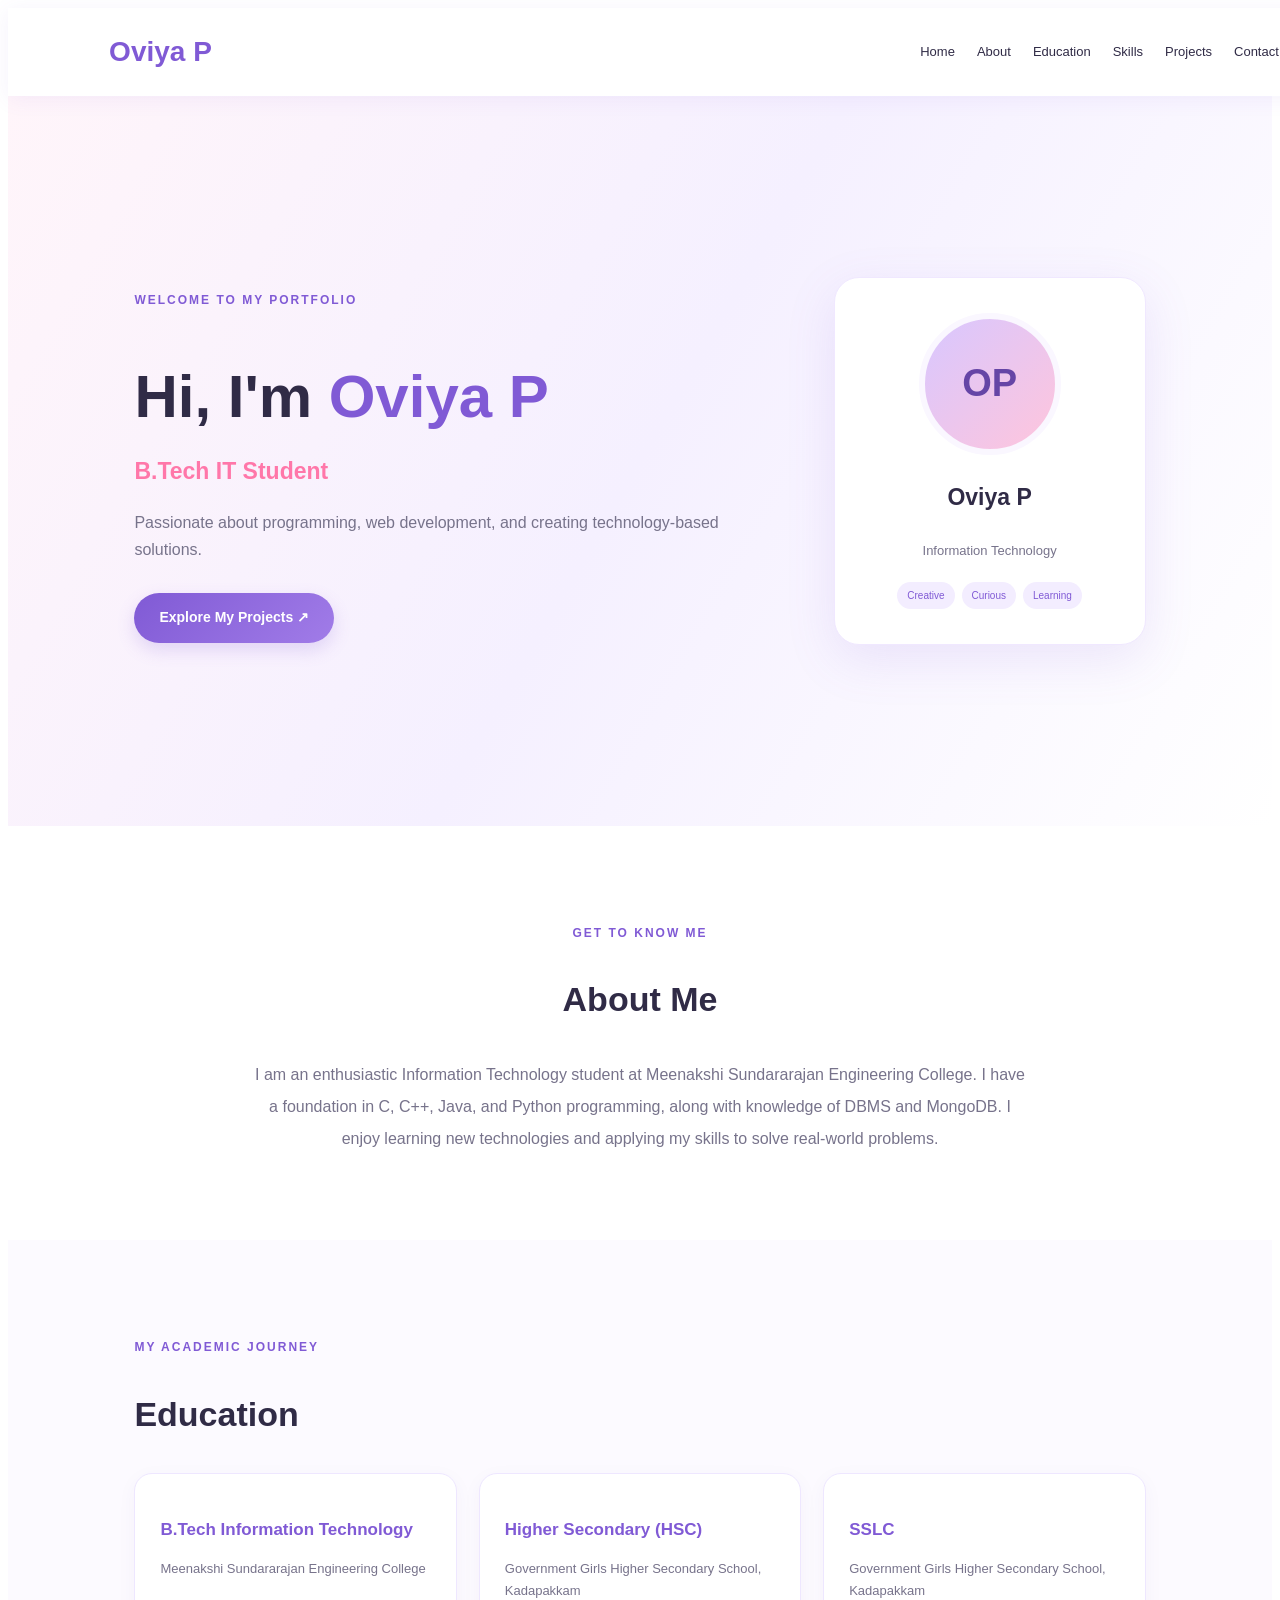
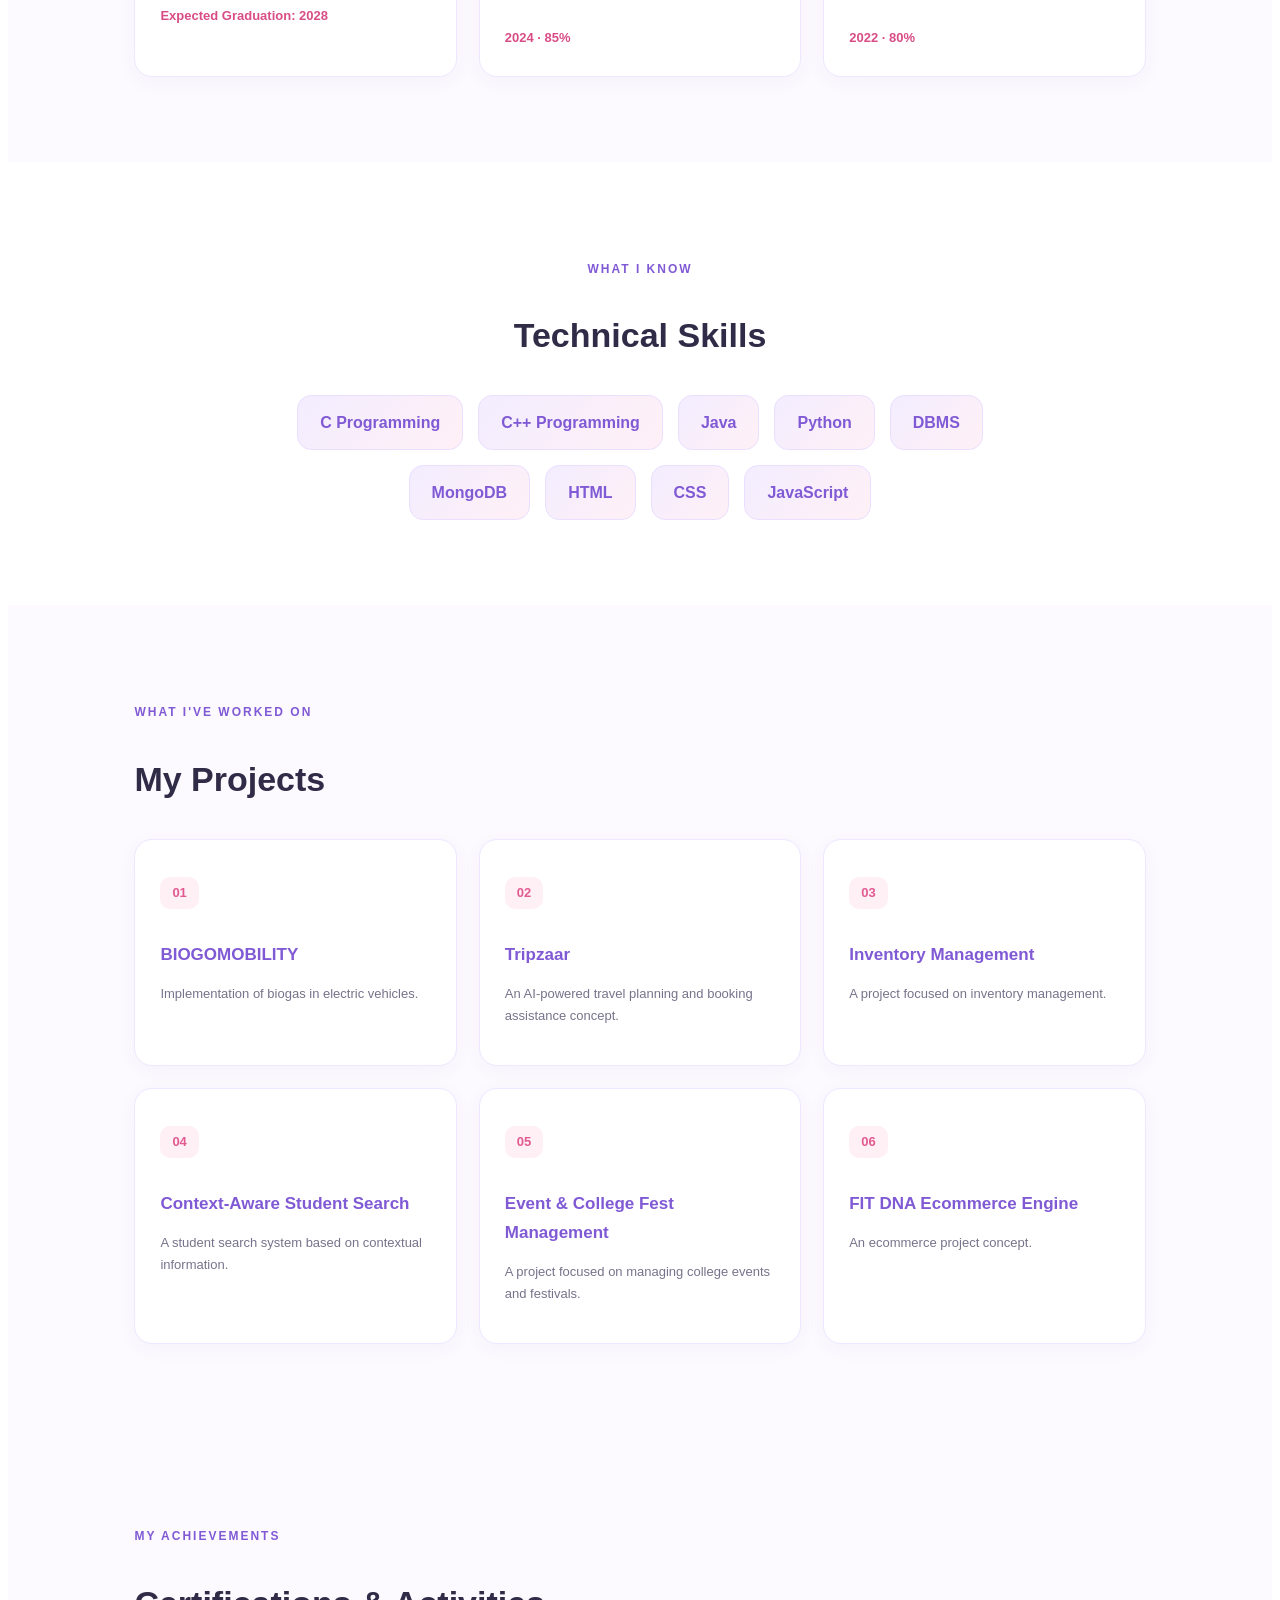
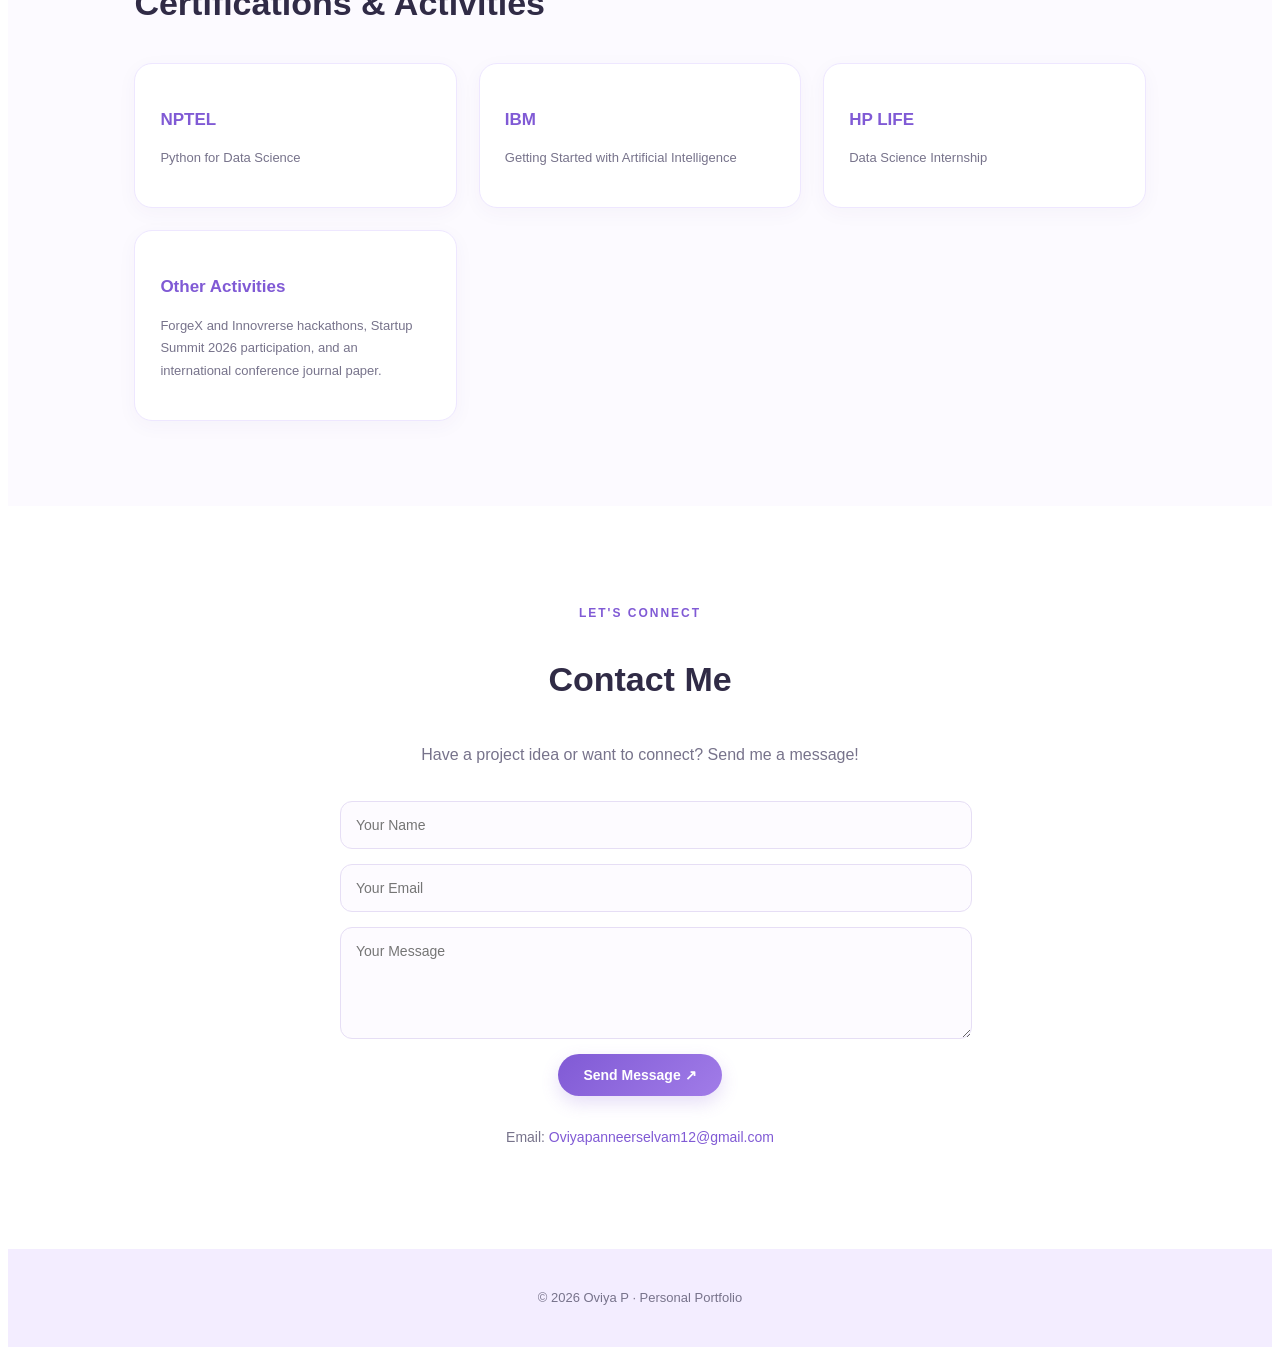
<file: index.html>
<!DOCTYPE html>
<html lang="en">
<head>
    <meta charset="UTF-8">
    <meta name="viewport" content="width=device-width, initial-scale=1.0">
    <title>Oviya P | Personal Portfolio</title>
    <link rel="stylesheet" href="style.css">
</head>
<body>

    <header>
        <a href="#home" class="logo">Oviya P</a>

        <nav>
            <a href="#home">Home</a>
            <a href="#about">About</a>
            <a href="#education">Education</a>
            <a href="#skills">Skills</a>
            <a href="#projects">Projects</a>
            <a href="#contact">Contact</a>
            <a href="/admin">Admin Login</a>
        </nav>
    </header>

    <section id="home" class="hero">
        <div class="hero-text">
            <p class="tag">WELCOME TO MY PORTFOLIO</p>
            <h1>Hi, I'm <span>Oviya P</span></h1>
            <h2>B.Tech IT Student</h2>
            <p>
                Passionate about programming, web development,
                and creating technology-based solutions.
            </p>
            <a href="#projects" class="btn">Explore My Projects ↗</a>
        </div>

        <div class="hero-card">
            <div class="profile-circle">OP</div>
            <h3>Oviya P</h3>
            <p>Information Technology</p>
            <div class="mini-tags">
                <span>Creative</span>
                <span>Curious</span>
                <span>Learning</span>
            </div>
        </div>
    </section>

    <section id="about">
        <p class="tag">GET TO KNOW ME</p>
        <h2 class="section-title">About Me</h2>
        <p class="about-text">
            I am an enthusiastic Information Technology student at
            Meenakshi Sundararajan Engineering College. I have a foundation
            in C, C++, Java, and Python programming, along with knowledge
            of DBMS and MongoDB. I enjoy learning new technologies and
            applying my skills to solve real-world problems.
        </p>
    </section>

    <section id="education">
        <p class="tag">MY ACADEMIC JOURNEY</p>
        <h2 class="section-title">Education</h2>

        <div class="card-grid">
            <div class="card">
                <h3>B.Tech Information Technology</h3>
                <p>Meenakshi Sundararajan Engineering College</p>
                <span>Expected Graduation: 2028</span>
            </div>

            <div class="card">
                <h3>Higher Secondary (HSC)</h3>
                <p>Government Girls Higher Secondary School, Kadapakkam</p>
                <span>2024 · 85%</span>
            </div>

            <div class="card">
                <h3>SSLC</h3>
                <p>Government Girls Higher Secondary School, Kadapakkam</p>
                <span>2022 · 80%</span>
            </div>
        </div>
    </section>

    <section id="skills">
        <p class="tag">WHAT I KNOW</p>
        <h2 class="section-title">Technical Skills</h2>

        <div class="skills-list">
            <span>C Programming</span>
            <span>C++ Programming</span>
            <span>Java</span>
            <span>Python</span>
            <span>DBMS</span>
            <span>MongoDB</span>
            <span>HTML</span>
            <span>CSS</span>
            <span>JavaScript</span>
        </div>
    </section>

    <section id="projects">
        <p class="tag">WHAT I'VE WORKED ON</p>
        <h2 class="section-title">My Projects</h2>

        <div class="card-grid">
            <div class="card project-card">
                <span class="project-number">01</span>
                <h3>BIOGOMOBILITY</h3>
                <p>Implementation of biogas in electric vehicles.</p>
            </div>

            <div class="card project-card">
                <span class="project-number">02</span>
                <h3>Tripzaar</h3>
                <p>An AI-powered travel planning and booking assistance concept.</p>
            </div>

            <div class="card project-card">
                <span class="project-number">03</span>
                <h3>Inventory Management</h3>
                <p>A project focused on inventory management.</p>
            </div>

            <div class="card project-card">
                <span class="project-number">04</span>
                <h3>Context-Aware Student Search</h3>
                <p>A student search system based on contextual information.</p>
            </div>

            <div class="card project-card">
                <span class="project-number">05</span>
                <h3>Event & College Fest Management</h3>
                <p>A project focused on managing college events and festivals.</p>
            </div>

            <div class="card project-card">
                <span class="project-number">06</span>
                <h3>FIT DNA Ecommerce Engine</h3>
                <p>An ecommerce project concept.</p>
            </div>
        </div>
    </section>

    <section id="certifications">
        <p class="tag">MY ACHIEVEMENTS</p>
        <h2 class="section-title">Certifications & Activities</h2>

        <div class="card-grid">
            <div class="card">
                <h3>NPTEL</h3>
                <p>Python for Data Science</p>
            </div>

            <div class="card">
                <h3>IBM</h3>
                <p>Getting Started with Artificial Intelligence</p>
            </div>

            <div class="card">
                <h3>HP LIFE</h3>
                <p>Data Science Internship</p>
            </div>

            <div class="card">
                <h3>Other Activities</h3>
                <p>ForgeX and Innovrerse hackathons, Startup Summit 2026 participation, and an international conference journal paper.</p>
            </div>
        </div>
    </section>

    <section id="contact">
        <p class="tag">LET'S CONNECT</p>
        <h2 class="section-title">Contact Me</h2>
        <p class="about-text">
            Have a project idea or want to connect? Send me a message!
        </p>

        <form id="contactForm">
            <input type="text" id="name" placeholder="Your Name" required>
            <input type="email" id="email" placeholder="Your Email" required>
            <textarea id="message" placeholder="Your Message" rows="5" required></textarea>
            <button type="submit" class="btn">Send Message ↗</button>
        </form>

        <p id="response"></p>

        <p class="email-link">
            Email:
            <a href="mailto:Oviyapanneerselvam12@gmail.com">
                Oviyapanneerselvam12@gmail.com
            </a>
        </p>
    </section>

    <footer>
        <p>© 2026 Oviya P · Personal Portfolio</p>
    </footer>

    <script src="script.js"></script>

</body>
</html>
</file>
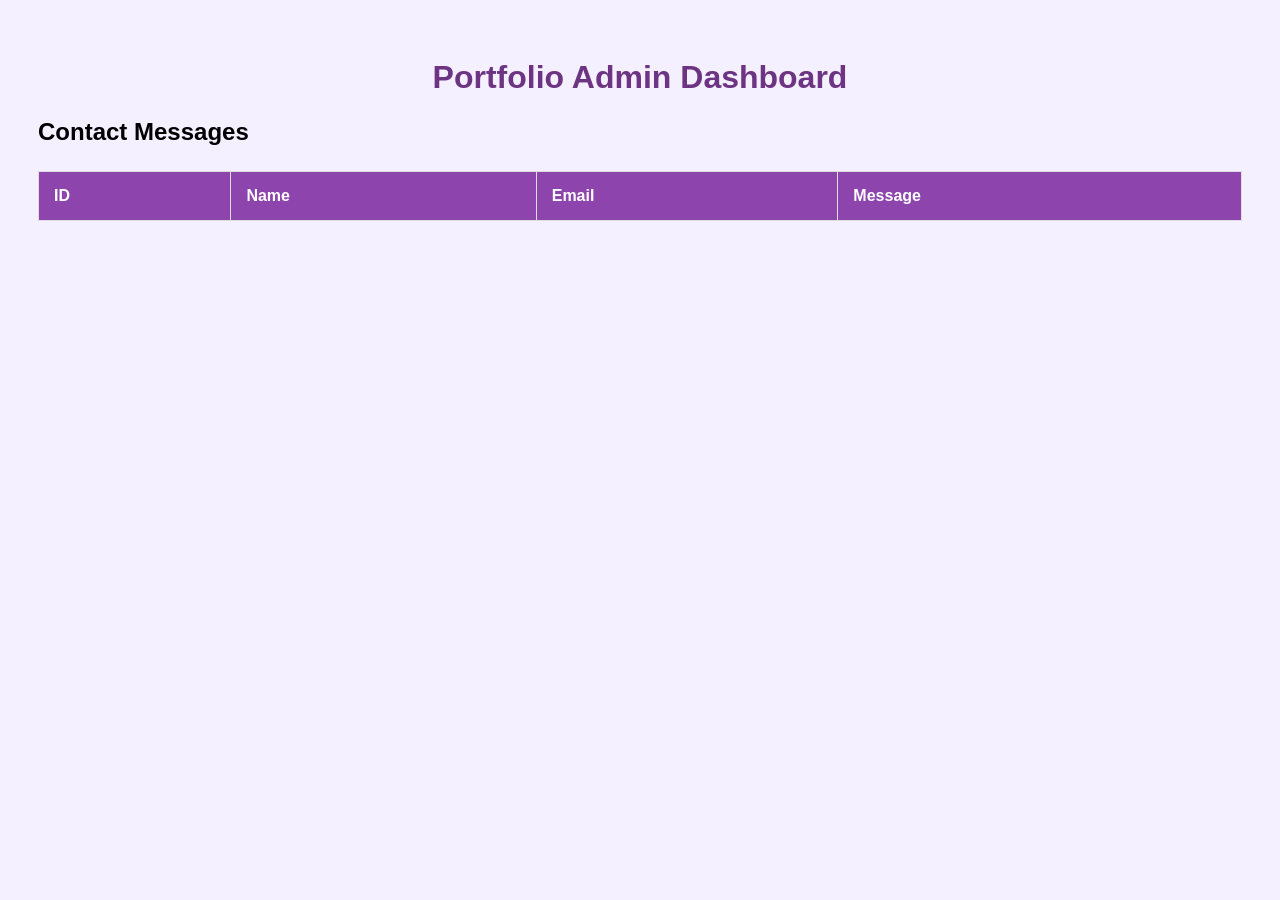
<file: admin.html>
<!DOCTYPE html>
<html>
<head>
    <title>Admin Dashboard</title>
    <style>
        body {
            font-family: Arial, sans-serif;
            background: #f5f0ff;
            padding: 30px;
        }

        h1 {
            color: #6c3483;
            text-align: center;
        }

        table {
            width: 100%;
            border-collapse: collapse;
            background: white;
            margin-top: 25px;
        }

        th, td {
            padding: 15px;
            border: 1px solid #ddd;
            text-align: left;
        }

        th {
            background: #8e44ad;
            color: white;
        }
    </style>
</head>

<body>

    <h1>Portfolio Admin Dashboard</h1>

    <h2>Contact Messages</h2>

    <table>
        <thead>
            <tr>
                <th>ID</th>
                <th>Name</th>
                <th>Email</th>
                <th>Message</th>
            </tr>
        </thead>

        <tbody id="messages">
        </tbody>
    </table>

</body>
</html>
</file>
<file: style.css>
```css
@import url('https://fonts.googleapis.com/css2?family=Poppins:wght@300;400;500;600;700;800&display=swap');

* {
    margin: 0;
    padding: 0;
    box-sizing: border-box;
    scroll-behavior: smooth;
}

:root {
    --purple: #805ad5;
    --pink: #ff77a9;
    --light-purple: #f3edff;
    --light-pink: #fff0f6;
    --text: #302b46;
    --muted: #77738b;
    --white: #ffffff;
}

body {
    font-family: 'Poppins', sans-serif;
    background: var(--white);
    color: var(--text);
    line-height: 1.7;
}

header {
    width: 100%;
    padding: 20px 8%;
    display: flex;
    align-items: center;
    justify-content: space-between;
    background: rgba(255, 255, 255, 0.96);
    position: sticky;
    top: 0;
    z-index: 100;
    box-shadow: 0 3px 20px rgba(128, 90, 213, 0.08);
}

.logo {
    font-size: 28px;
    font-weight: 800;
    color: var(--purple);
    text-decoration: none;
}

.logo span {
    color: var(--pink);
}

nav {
    display: flex;
    gap: 22px;
    flex-wrap: wrap;
}

nav a {
    text-decoration: none;
    color: var(--text);
    font-size: 13px;
    font-weight: 500;
    transition: 0.3s;
}

nav a:hover {
    color: var(--purple);
}

section {
    padding: 85px 10%;
    scroll-margin-top: 80px;
}

.hero {
    min-height: 560px;
    display: flex;
    align-items: center;
    justify-content: space-between;
    gap: 50px;
    background: linear-gradient(120deg, #fff5fa, #f5f0ff, #ffffff);
}

.hero-text {
    max-width: 600px;
}

.tag {
    color: var(--purple);
    font-size: 12px;
    font-weight: 700;
    letter-spacing: 2px;
    margin-bottom: 12px;
}

.hero h1 {
    font-size: clamp(38px, 5vw, 60px);
    line-height: 1.2;
    margin-bottom: 15px;
}

.hero h1 span {
    color: var(--purple);
}

.hero h2 {
    font-size: 23px;
    color: var(--pink);
    margin-bottom: 18px;
}

.hero-text > p:not(.tag) {
    color: var(--muted);
    margin-bottom: 30px;
}

.btn {
    display: inline-block;
    border: none;
    background: linear-gradient(135deg, var(--purple), #a17ce8);
    color: white;
    padding: 13px 25px;
    border-radius: 30px;
    font-family: inherit;
    font-size: 14px;
    font-weight: 600;
    text-decoration: none;
    cursor: pointer;
    transition: 0.3s;
    box-shadow: 0 7px 18px rgba(128, 90, 213, 0.2);
}

.btn:hover {
    transform: translateY(-3px);
    box-shadow: 0 10px 25px rgba(128, 90, 213, 0.3);
}

.hero-card {
    min-width: 260px;
    padding: 35px 25px;
    text-align: center;
    background: white;
    border-radius: 25px;
    box-shadow: 0 15px 50px rgba(128, 90, 213, 0.13);
    border: 1px solid #f0e8ff;
}

.profile-circle {
    width: 130px;
    height: 130px;
    margin: 0 auto 20px;
    display: grid;
    place-items: center;
    border-radius: 50%;
    background: linear-gradient(135deg, #d8c7ff, #ffc5dc);
    color: #6545a6;
    font-size: 38px;
    font-weight: 800;
    border: 6px solid #faf7ff;
}

.hero-card h3 {
    font-size: 23px;
}

.hero-card p {
    color: var(--muted);
    font-size: 13px;
}

.mini-tags {
    display: flex;
    gap: 7px;
    justify-content: center;
    flex-wrap: wrap;
    margin-top: 20px;
}

.mini-tags span {
    background: var(--light-purple);
    color: var(--purple);
    border-radius: 20px;
    padding: 5px 10px;
    font-size: 10px;
}

.section-title {
    font-size: 34px;
    margin-bottom: 30px;
}

#about,
#skills,
#contact {
    text-align: center;
}

.about-text {
    max-width: 780px;
    margin: 0 auto;
    color: var(--muted);
    line-height: 2;
}

#education,
#projects,
#certifications {
    background: #fcfaff;
}

.card-grid {
    display: grid;
    grid-template-columns: repeat(3, minmax(0, 1fr));
    gap: 22px;
}

.card {
    background: white;
    padding: 25px;
    border-radius: 18px;
    border: 1px solid #eee7ff;
    box-shadow: 0 5px 20px rgba(80, 60, 120, 0.04);
    transition: 0.3s;
}

.card:hover {
    transform: translateY(-6px);
    box-shadow: 0 12px 30px rgba(128, 90, 213, 0.12);
    border-color: #d8c7ff;
}

.card h3 {
    color: var(--purple);
    font-size: 17px;
    margin-bottom: 10px;
}

.card p,
.card span {
    color: var(--muted);
    font-size: 13px;
}

.card span {
    display: inline-block;
    margin-top: 12px;
    color: #d94d86;
    font-weight: 600;
}

.skills-list {
    display: flex;
    justify-content: center;
    gap: 15px;
    flex-wrap: wrap;
    max-width: 800px;
    margin: auto;
}

.skills-list span {
    background: linear-gradient(135deg, var(--light-purple), var(--light-pink));
    color: var(--purple);
    border: 1px solid #eadfff;
    padding: 13px 22px;
    border-radius: 14px;
    font-weight: 600;
    transition: 0.3s;
}

.skills-list span:hover {
    background: var(--purple);
    color: white;
    transform: translateY(-4px);
}

.project-number {
    display: inline-block;
    background: var(--light-pink);
    color: #e15b91 !important;
    padding: 5px 12px;
    border-radius: 10px;
    margin-bottom: 15px;
}

#contact form {
    max-width: 600px;
    margin: 30px auto;
    display: flex;
    flex-direction: column;
    gap: 15px;
}

input,
textarea {
    width: 100%;
    padding: 15px;
    border: 1px solid #e6def5;
    border-radius: 12px;
    background: #fdfbff;
    font-family: inherit;
    font-size: 14px;
    outline: none;
    resize: vertical;
    transition: 0.3s;
}

input:focus,
textarea:focus {
    border-color: var(--purple);
    box-shadow: 0 0 0 3px rgba(128, 90, 213, 0.1);
}

#contact form .btn {
    align-self: center;
}

#response {
    color: #24865b;
    font-weight: 600;
}

.email-link {
    margin-top: 20px;
    color: var(--muted);
    font-size: 14px;
    overflow-wrap: anywhere;
}

.email-link a {
    color: var(--purple);
    text-decoration: none;
}

footer {
    padding: 25px;
    text-align: center;
    background: var(--light-purple);
    color: var(--muted);
    font-size: 13px;
}

@media (max-width: 950px) {
    header {
        flex-direction: column;
        gap: 15px;
    }

    nav {
        justify-content: center;
    }

    .hero {
        flex-direction: column;
        text-align: center;
    }

    .card-grid {
        grid-template-columns: repeat(2, minmax(0, 1fr));
    }
}

@media (max-width: 600px) {
    section {
        padding: 60px 7%;
    }

    nav {
        gap: 12px;
    }

    nav a {
        font-size: 12px;
    }

    .hero h1 {
        font-size: 38px;
    }

    .section-title {
        font-size: 28px;
    }

    .card-grid {
        grid-template-columns: 1fr;
    }

    .hero-card {
        min-width: 0;
        width: 100%;
        max-width: 320px;
    }
}
```
</file>
